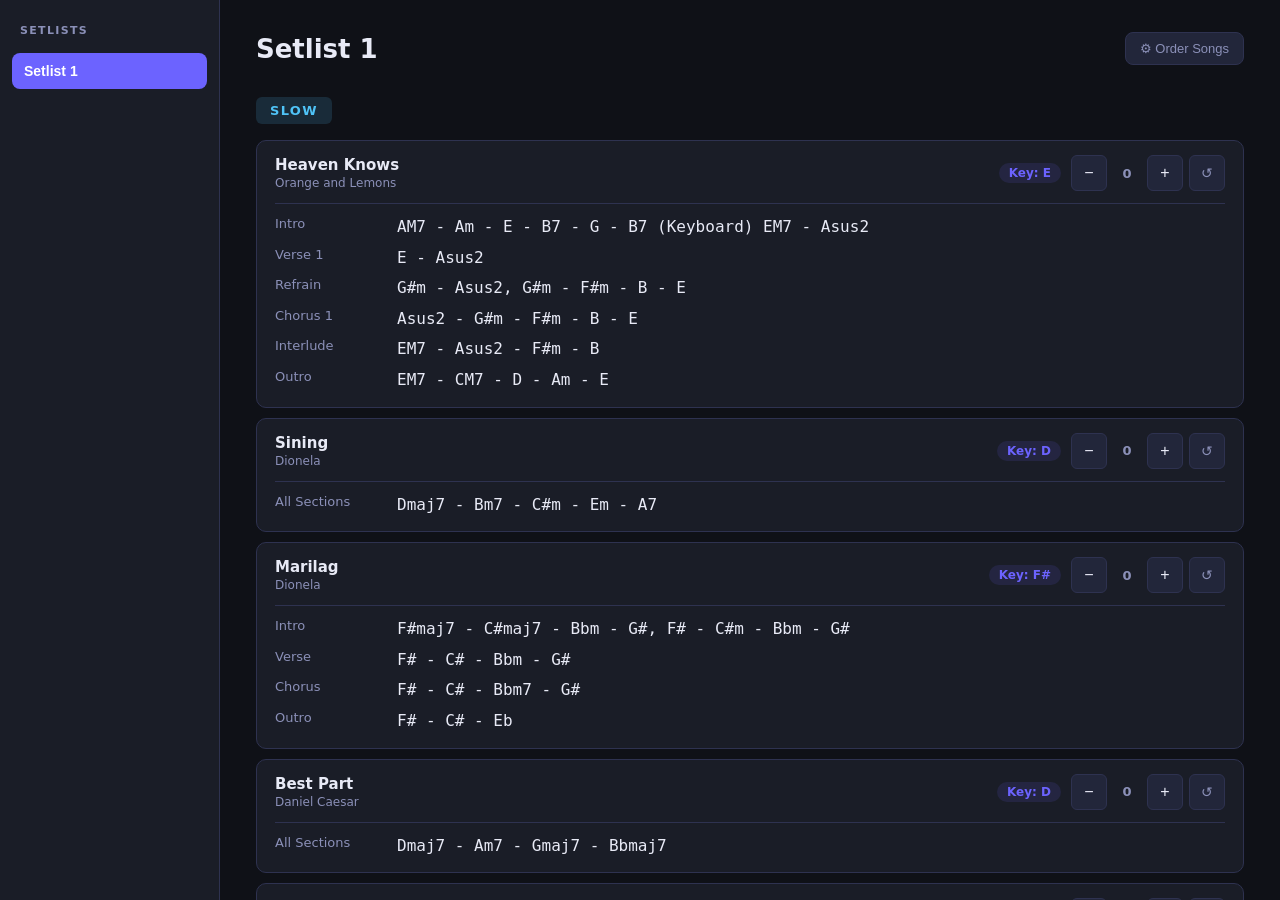
<file: index.html>
<!DOCTYPE html>
<html lang="en">
<head>
  <meta charset="UTF-8" />
  <meta name="viewport" content="width=device-width, initial-scale=1.0" />
  <title>Music Setlist</title>
  <link rel="stylesheet" href="style.css" />
</head>
<body>
  <div id="topbar">
    <button id="menu-toggle" aria-label="Open menu">
      <span></span><span></span><span></span>
    </button>
    <span id="topbar-title">Setlist 1</span>
  </div>

  <div id="sidebar-overlay"></div>

  <aside id="sidebar">
    <h2>Setlists</h2>
    <nav id="setlist-nav"></nav>
  </aside>

  <main id="main-content"></main>

  <!-- Settings Modal -->
  <div id="settings-overlay" class="modal-overlay hidden"></div>
  <div id="settings-modal" class="modal hidden">
    <div class="modal-header">
      <h2 id="settings-title">Settings</h2>
      <button id="settings-close" aria-label="Close">✕</button>
    </div>
    <div id="settings-body"></div>
  </div>

  <script src="data.js"></script>
  <script src="transpose.js"></script>
  <script src="app.js"></script>
</body>
</html>
</file>
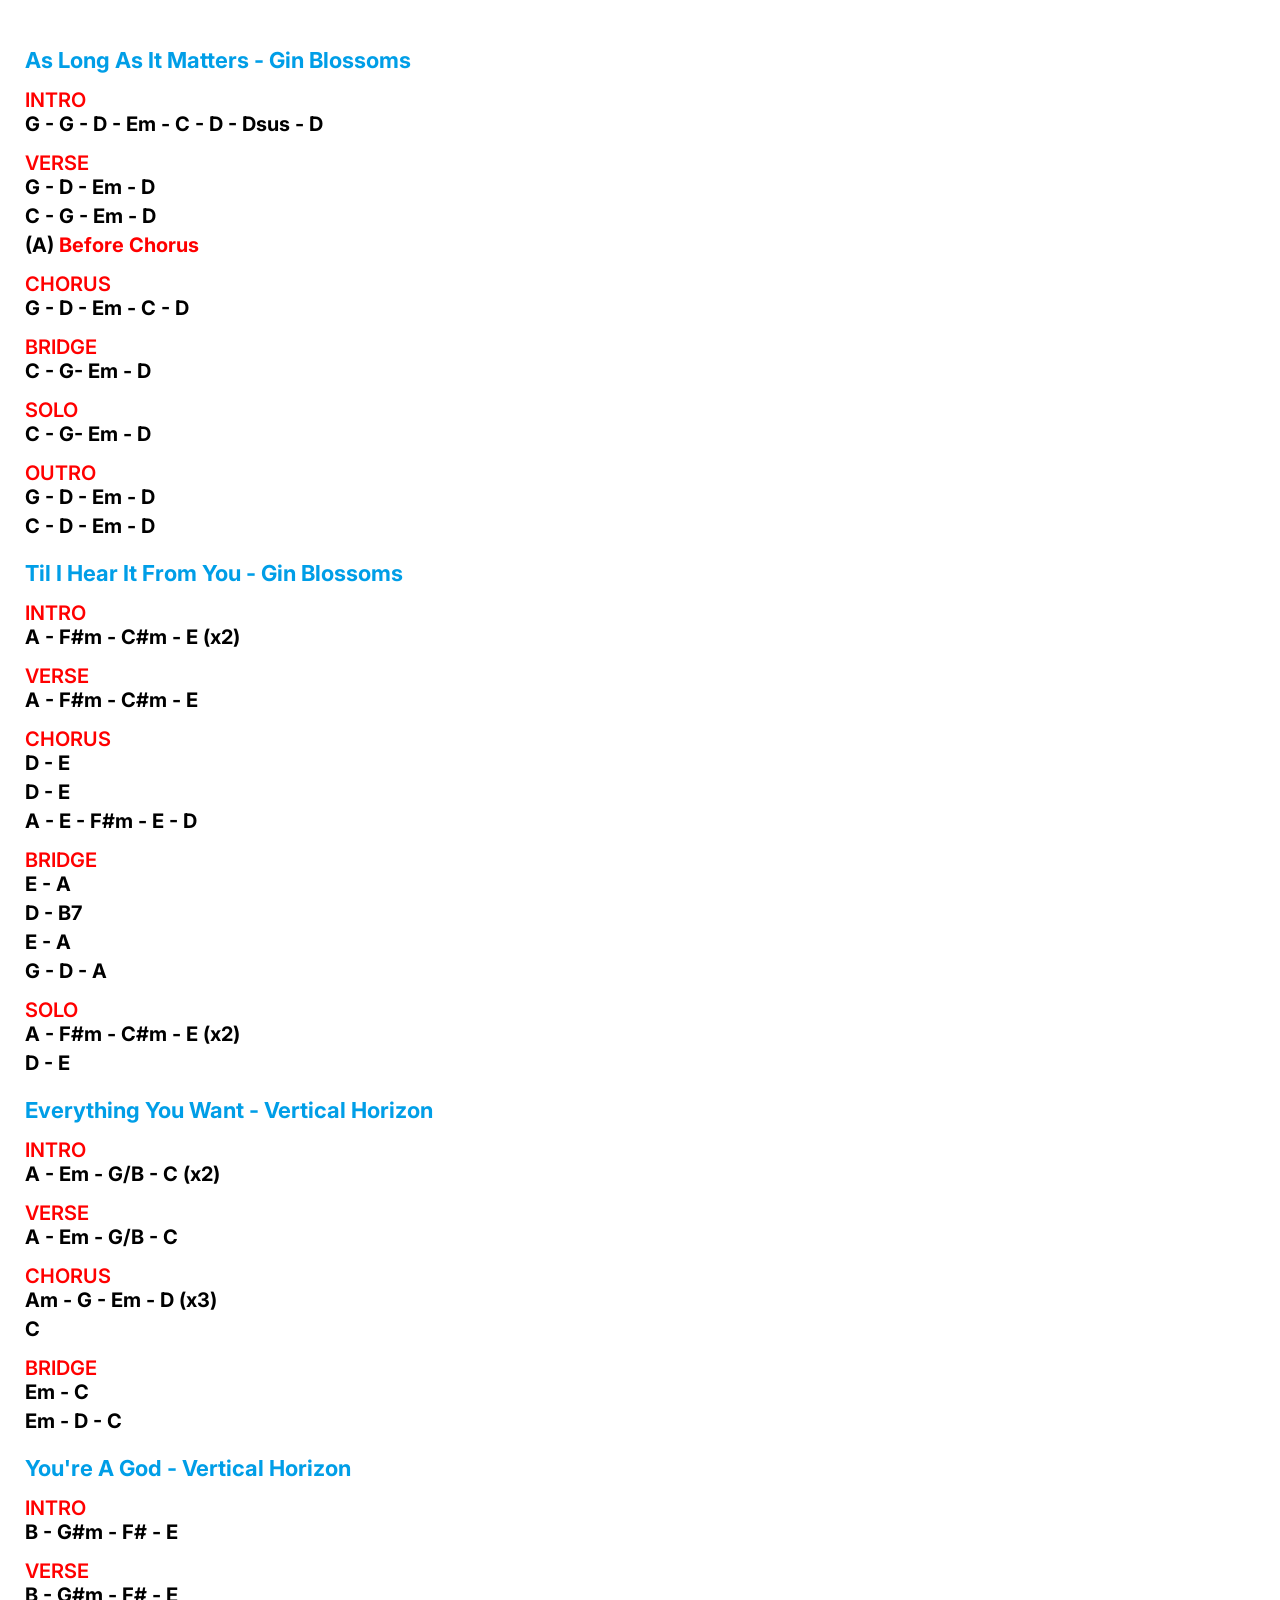
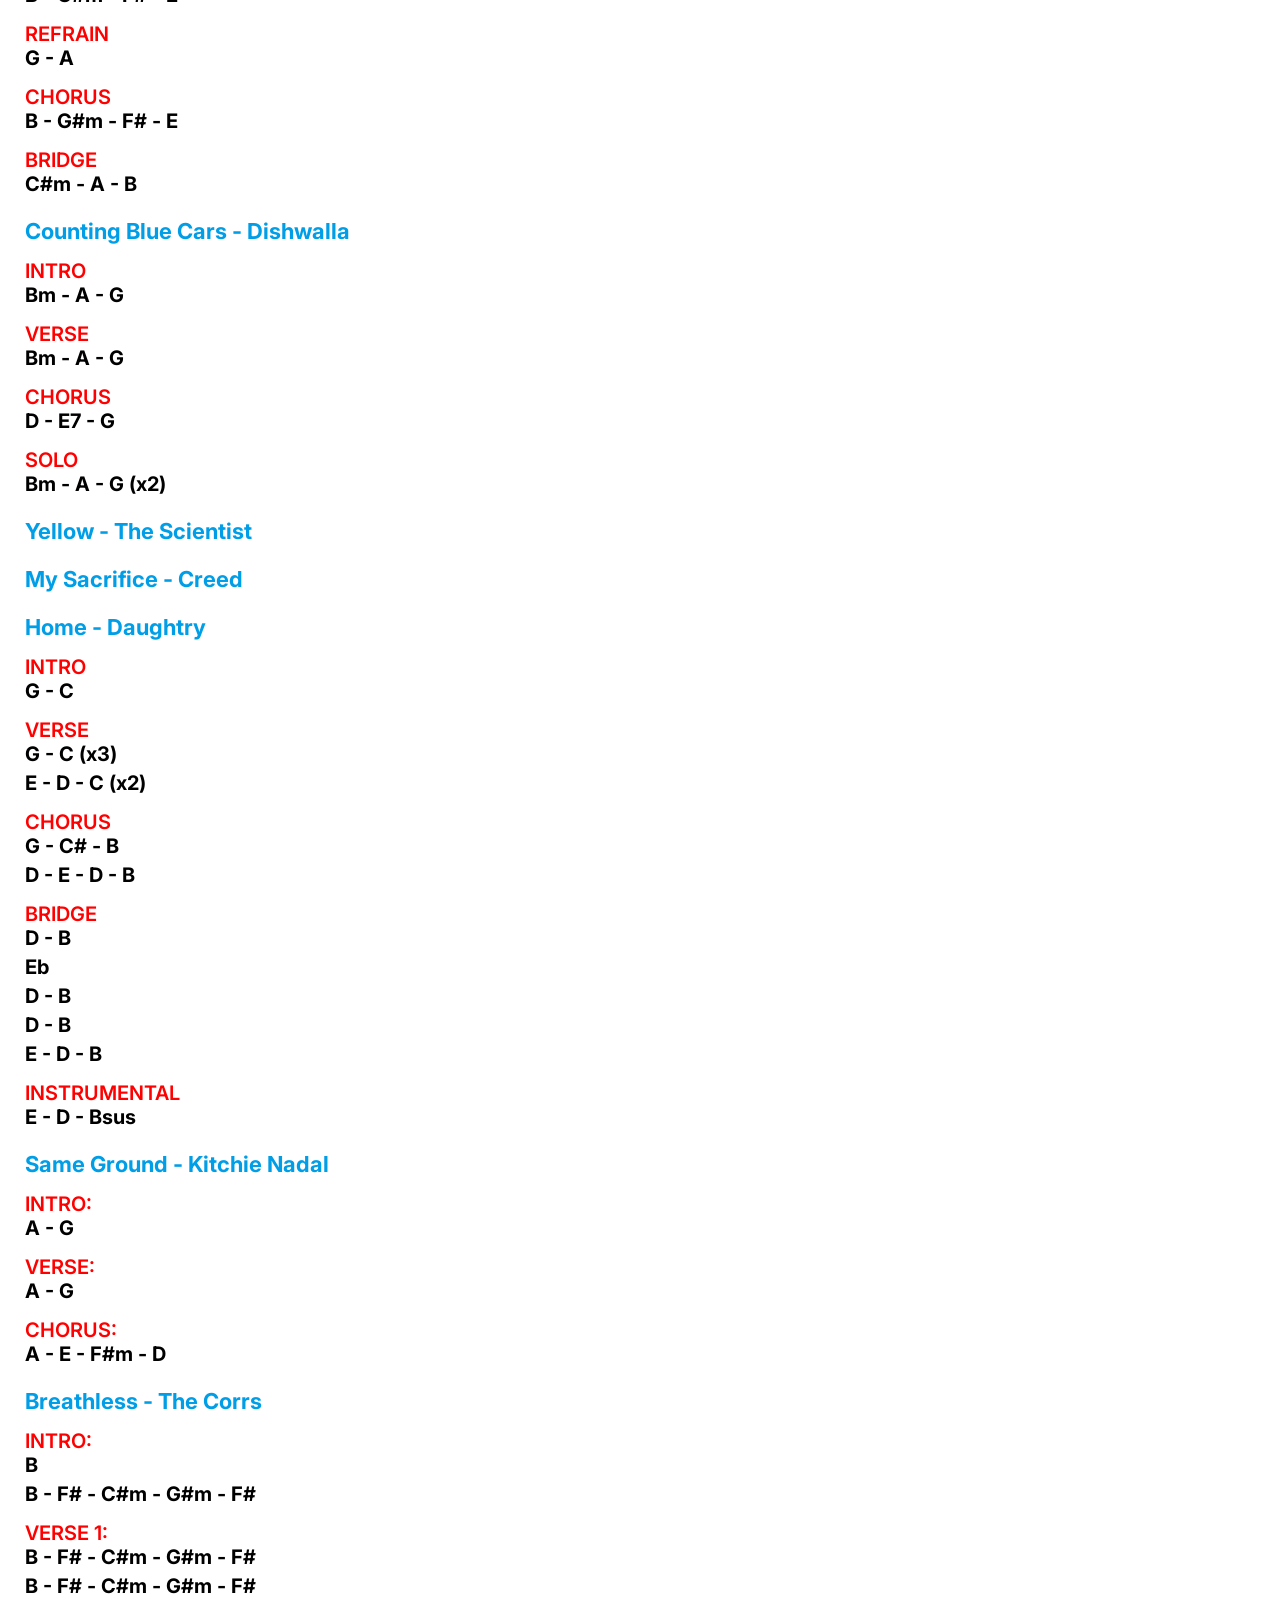
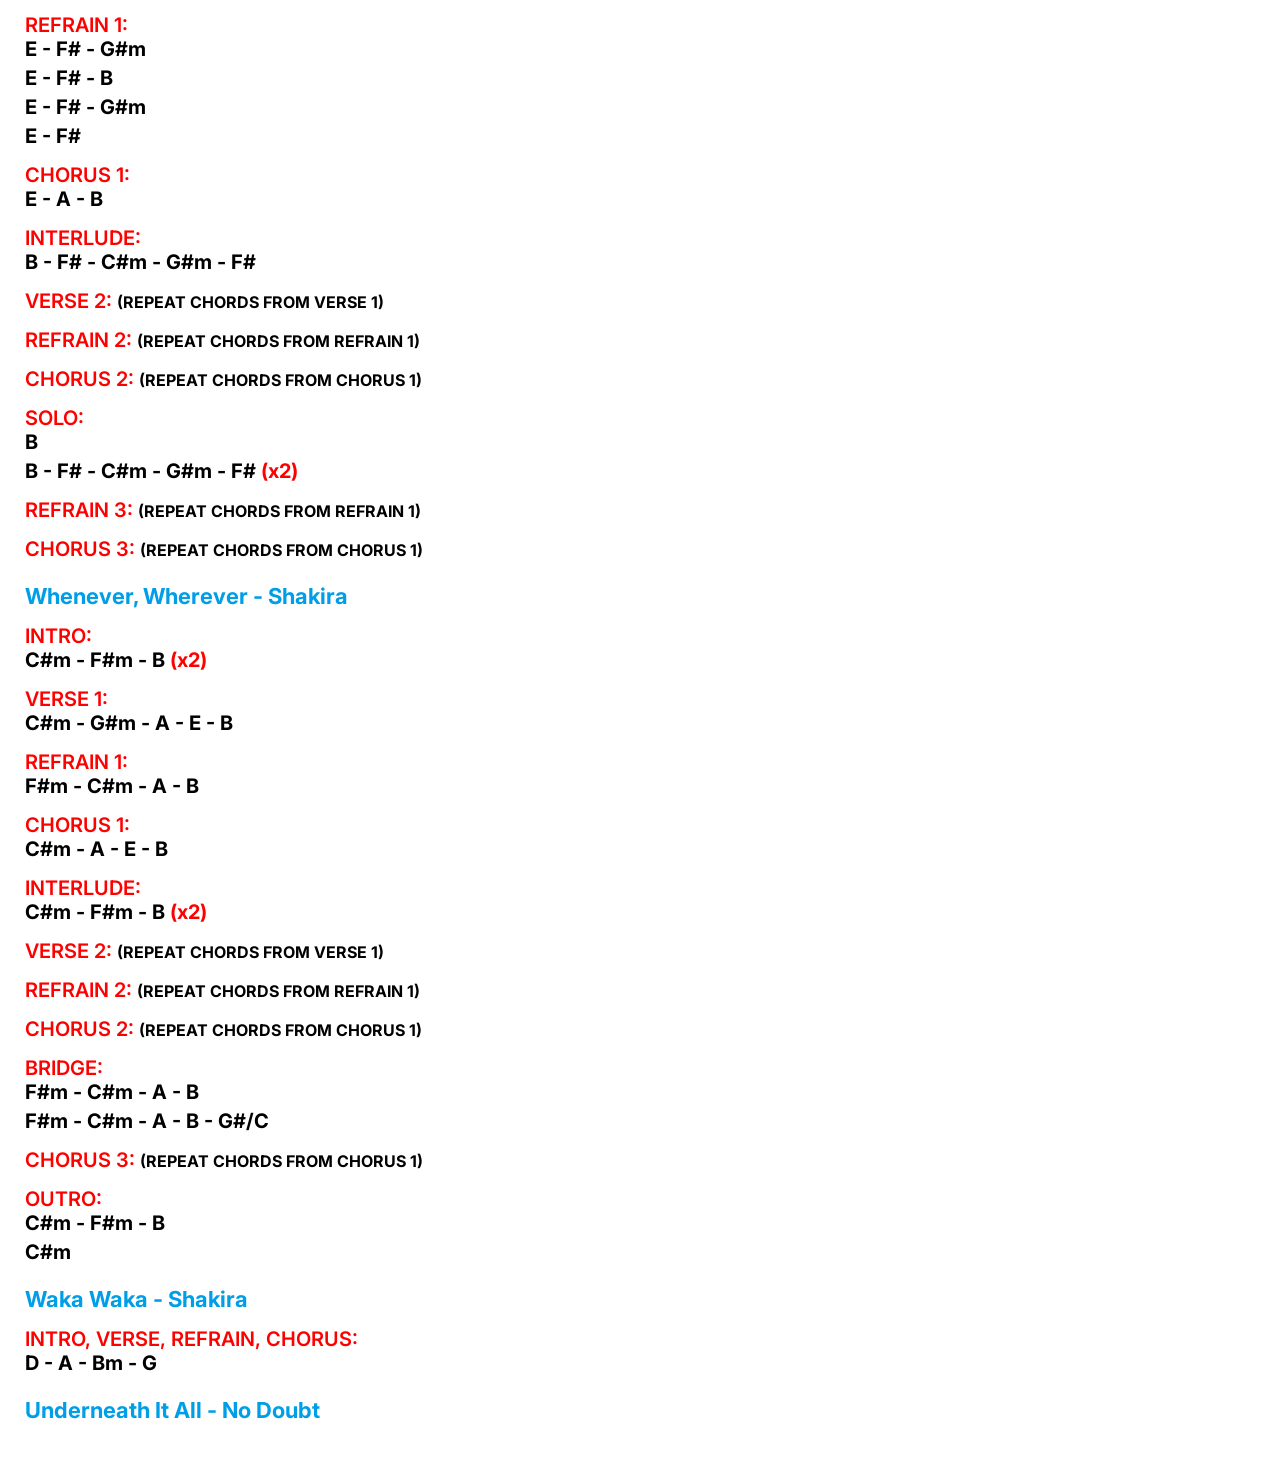
<file: juancho.html>
<!DOCTYPE html>
<html lang="en">
<head>
  <meta charset="UTF-8">
  <meta name="viewport" content="width=device-width, initial-scale=1.0">
  <title>Setlist</title>
  <link rel="preconnect" href="https://fonts.googleapis.com">
  <link rel="preconnect" href="https://fonts.gstatic.com" crossorigin>
  <link href="https://fonts.googleapis.com/css2?family=Inter:ital,opsz,wght@0,14..32,100..900;1,14..32,100..900&display=swap" rel="stylesheet">
  <link rel="stylesheet" href="assets/css/styles.css">
</head>
<body>
  <div id="page-wrapper">
     <div class="song__item">
      <h3 class="song__title">As Long As It Matters - Gin Blossoms</h3>
      <span class="song__structure">Intro</span>
      <span class="song__chords">G - G - D - Em - C - D - Dsus - D</span>
      <span class="song__structure">Verse</span>
      <span class="song__chords">G - D - Em - D</span>
      <span class="song__chords">C - G - Em - D</span>
      <span class="song__chords">(A) <span class="repeat-times">Before Chorus</span></span>
      <span class="song__structure">Chorus</span>
      <span class="song__chords">G - D - Em - C - D</span>
      <span class="song__structure">Bridge</span>
      <span class="song__chords">C - G- Em - D</span>
      <span class="song__structure">Solo</span>
      <span class="song__chords">C - G- Em - D</span>
      <span class="song__structure">Outro</span>
      <span class="song__chords">G - D - Em - D</span>
      <span class="song__chords">C - D - Em - D</span>
    </div><!-- .song__item -->
    <div class="song__item">
      <h3 class="song__title">Til I Hear It From You - Gin Blossoms</h3>
      <span class="song__structure">Intro</span>
      <span class="song__chords">A - F#m - C#m - E (x2)</span>
      <span class="song__structure">Verse</span>
      <span class="song__chords">A - F#m - C#m - E</span>
      <span class="song__structure">Chorus</span>
      <span class="song__chords">D - E</span>
      <span class="song__chords">D - E</span>
      <span class="song__chords">A - E - F#m - E - D</span>
      <span class="song__structure">Bridge</span>
      <span class="song__chords">E - A</span>
      <span class="song__chords">D - B7</span>
      <span class="song__chords">E - A</span>
      <span class="song__chords">G - D - A</span>
      <span class="song__structure">Solo</span>
      <span class="song__chords">A - F#m - C#m - E (x2)</span>
      <span class="song__chords">D - E</span>
    </div><!-- .song__item -->
    <div class="song__item">
      <h3 class="song__title">Everything You Want - Vertical Horizon</h3>
      <span class="song__structure">Intro</span>
      <span class="song__chords">A - Em - G/B - C (x2)</span>
      <span class="song__structure">Verse</span>
      <span class="song__chords">A - Em - G/B - C</span>
      <span class="song__structure">Chorus</span>
      <span class="song__chords">Am - G - Em - D (x3)</span>
      <span class="song__chords">C</span>
      <span class="song__structure">Bridge</span>
      <span class="song__chords">Em - C</span>
      <span class="song__chords">Em - D - C</span>
    </div><!-- .song__item -->
    <div class="song__item">
      <h3 class="song__title">You're A God - Vertical Horizon</h3>
      <span class="song__structure">Intro</span>
      <span class="song__chords">B - G#m - F# - E</span>
      <span class="song__structure">Verse</span>
      <span class="song__chords">B - G#m - F# - E</span>
      <span class="song__structure">Refrain</span>
      <span class="song__chords">G - A</span>
      <span class="song__structure">Chorus</span>
      <span class="song__chords">B - G#m - F# - E</span>
      <span class="song__structure">Bridge</span>
      <span class="song__chords">C#m - A - B</span>
    </div><!-- .song__item -->
    <div class="song__item">
      <h3 class="song__title">Counting Blue Cars - Dishwalla</h3>
      <span class="song__structure">Intro</span>
      <span class="song__chords">Bm - A - G</span>
      <span class="song__structure">Verse</span>
      <span class="song__chords">Bm - A - G</span>
      <span class="song__structure">Chorus</span>
      <span class="song__chords">D - E7 - G</span>
      <span class="song__structure">Solo</span>
      <span class="song__chords">Bm - A - G (x2)</span>
    </div><!-- .song__item -->
    <div class="song__item">
      <h3 class="song__title">Yellow - The Scientist</h3>
    </div><!-- .song__item -->
    <div class="song__item">
      <h3 class="song__title">My Sacrifice - Creed</h3>
    </div><!-- .song__item -->
    <div class="song__item">
      <h3 class="song__title">Home - Daughtry</h3>
      <span class="song__structure">Intro</span>
      <span class="song__chords">G - C</span>
      <span class="song__structure">Verse</span>
      <span class="song__chords">G - C (x3)</span>
      <span class="song__chords">E - D - C (x2)</span>
      <span class="song__structure">Chorus</span>
      <span class="song__chords">G - C# - B</span>
      <span class="song__chords">D - E - D - B</span>
      <span class="song__structure">Bridge</span>
      <span class="song__chords">D - B</span>
      <span class="song__chords">Eb</span>
      <span class="song__chords">D - B</span>
      <span class="song__chords">D - B</span>
      <span class="song__chords">E - D - B</span>
      <span class="song__structure">Instrumental</span>
      <span class="song__chords">E - D - Bsus</span>
    </div><!-- .song__item -->
    <div class="song__item">
      <h3 class="song__title">Same Ground - Kitchie Nadal</h3>
      <span class="song__structure">Intro:</span>
      <span class="song__chords">A - G</span>
      <span class="song__structure">Verse:</span>
      <span class="song__chords">A - G</span>
      <span class="song__structure">Chorus:</span>
      <span class="song__chords">A - E - F#m - D</span>
    </div><!-- .song__item -->
    <div class="song__item">
      <h3 class="song__title">Breathless - The Corrs</h3>
      <span class="song__structure">Intro:</span>
      <span class="song__chords">B</span>
      <span class="song__chords">B - F# - C#m - G#m - F#</span>
      <span class="song__structure">Verse 1:</span>
      <span class="song__chords">B - F# - C#m - G#m - F#</span>
      <span class="song__chords">B - F# - C#m - G#m - F#</span>
      <span class="song__structure">Refrain 1:</span>
      <span class="song__chords">E - F# - G#m</span>
      <span class="song__chords">E - F# - B</span>
      <span class="song__chords">E - F# - G#m</span>
      <span class="song__chords">E - F#</span>
      <span class="song__structure">Chorus 1:</span>
      <span class="song__chords">E - A - B</span>
      <span class="song__structure">Interlude:</span>
      <span class="song__chords">B - F# - C#m - G#m - F#</span>
      <span class="song__structure">Verse 2: <span class="repeat">(Repeat chords from Verse 1)</span></span>
      <span class="song__structure">Refrain 2: <span class="repeat">(Repeat chords from Refrain 1)</span></span>
      <span class="song__structure">Chorus 2: <span class="repeat">(Repeat chords from Chorus 1)</span></span>
      <span class="song__structure">Solo:</span>
      <span class="song__chords">B</span>
      <span class="song__chords">B - F# - C#m - G#m - F# <span class="repeat-times">(x2)</span></span>
      <span class="song__structure">Refrain 3: <span class="repeat">(Repeat chords from Refrain 1)</span></span>
      <span class="song__structure">Chorus 3: <span class="repeat">(Repeat chords from Chorus 1)</span></span>
    </div><!-- .song__item -->
    <div class="song__item">
      <h3 class="song__title">Whenever, Wherever - Shakira</h3>
      <span class="song__structure">Intro:</span>
      <span class="song__chords">C#m - F#m - B <span class="repeat-times">(x2)</span></span>
      <span class="song__structure">Verse 1:</span>
      <span class="song__chords">C#m - G#m - A - E - B</span>
      <span class="song__structure">Refrain 1:</span>
      <span class="song__chords">F#m - C#m - A - B</span>
      <span class="song__structure">Chorus 1:</span>
      <span class="song__chords">C#m - A - E - B</span>
      <span class="song__structure">Interlude:</span>
      <span class="song__chords">C#m - F#m - B <span class="repeat-times">(x2)</span></span>
      <span class="song__structure">Verse 2: <span class="repeat">(Repeat chords from Verse 1)</span></span>
      <span class="song__structure">Refrain 2: <span class="repeat">(Repeat chords from Refrain 1)</span></span>
      <span class="song__structure">Chorus 2: <span class="repeat">(Repeat chords from Chorus 1)</span></span>
      <span class="song__structure">Bridge:</span>
      <span class="song__chords">F#m - C#m - A - B</span>
      <span class="song__chords">F#m - C#m - A - B - G#/C</span>
      <span class="song__structure">Chorus 3: <span class="repeat">(Repeat chords from Chorus 1)</span></span>
      <span class="song__structure">Outro:</span>
      <span class="song__chords">C#m - F#m - B</span>
      <span class="song__chords">C#m</span>
    </div><!-- .song__item -->
    <div class="song__item">
      <h3 class="song__title">Waka Waka - Shakira</h3>
      <span class="song__structure">Intro, Verse, Refrain, Chorus:</span>
      <span class="song__chords">D - A - Bm - G</span>
    </div><!-- .song__item -->
    <div class="song__item">
      <h3 class="song__title">Underneath It All - No Doubt</h3>
    </div><!-- .song__item -->
  </div><!-- #page-wrapper -->
</body>
</html>
</file>
<file: style.css>
*, *::before, *::after { box-sizing: border-box; margin: 0; padding: 0; }

:root {
  --bg: #0f1117;
  --surface: #1a1d27;
  --surface2: #22263a;
  --border: #2e3250;
  --accent: #6c63ff;
  --text: #e8eaf6;
  --text-muted: #8b90b8;
  --slow: #4fc3f7;
  --upbeat: #81c784;
  --finale: #ffb74d;
  --sidebar-width: 220px;
  --topbar-height: 56px;
}

body {
  font-family: 'Segoe UI', system-ui, sans-serif;
  background: var(--bg);
  color: var(--text);
  display: flex;
  height: 100dvh;
  overflow: hidden;
}

/* =====================
   SIDEBAR (desktop)
   ===================== */

#sidebar {
  width: var(--sidebar-width);
  background: var(--surface);
  border-right: 1px solid var(--border);
  display: flex;
  flex-direction: column;
  padding: 24px 12px;
  gap: 8px;
  flex-shrink: 0;
  z-index: 200;
  transition: transform 0.25s ease;
}

#sidebar h2 {
  font-size: 11px;
  font-weight: 700;
  letter-spacing: 0.12em;
  text-transform: uppercase;
  color: var(--text-muted);
  padding: 0 8px;
  margin-bottom: 8px;
}

.setlist-btn {
  width: 100%;
  text-align: left;
  background: transparent;
  border: none;
  color: var(--text-muted);
  padding: 10px 12px;
  border-radius: 8px;
  font-size: 14px;
  cursor: pointer;
  transition: background 0.15s, color 0.15s;
}

.setlist-btn:hover { background: var(--surface2); color: var(--text); }

.setlist-btn.active {
  background: var(--accent);
  color: #fff;
  font-weight: 600;
}

/* =====================
   TOP BAR (mobile only)
   ===================== */

#topbar {
  display: none;
  position: fixed;
  top: 0; left: 0; right: 0;
  height: var(--topbar-height);
  background: var(--surface);
  border-bottom: 1px solid var(--border);
  align-items: center;
  padding: 0 16px;
  gap: 12px;
  z-index: 300;
}

#menu-toggle {
  background: none;
  border: none;
  color: var(--text);
  cursor: pointer;
  padding: 6px;
  border-radius: 6px;
  display: flex;
  flex-direction: column;
  gap: 5px;
  flex-shrink: 0;
}

#menu-toggle span {
  display: block;
  width: 22px;
  height: 2px;
  background: var(--text);
  border-radius: 2px;
  transition: transform 0.2s, opacity 0.2s;
}

#topbar-title {
  font-size: 16px;
  font-weight: 600;
  color: var(--text);
  flex: 1;
  white-space: nowrap;
  overflow: hidden;
  text-overflow: ellipsis;
}

/* Overlay behind drawer */
#sidebar-overlay {
  display: none;
  position: fixed;
  inset: 0;
  background: rgba(0,0,0,0.55);
  z-index: 190;
}

/* =====================
   MAIN CONTENT
   ===================== */

#main-content {
  flex: 1;
  overflow-y: auto;
  padding: 32px 36px;
}


/* =====================
   GROUP SECTION
   ===================== */

.group-section { margin-bottom: 48px; }

.group-heading {
  font-size: 13px;
  font-weight: 700;
  letter-spacing: 0.1em;
  text-transform: uppercase;
  padding: 6px 14px;
  border-radius: 6px;
  display: inline-block;
  margin-bottom: 16px;
}

.group-section:nth-of-type(1) .group-heading { background: rgba(79,195,247,0.15);  color: var(--slow); }
.group-section:nth-of-type(2) .group-heading { background: rgba(129,199,132,0.15); color: var(--upbeat); }
.group-section:nth-of-type(3) .group-heading { background: rgba(255,183,77,0.15);  color: var(--finale); }

/* =====================
   SONG LIST + CARD
   ===================== */

.song-list {
  display: flex;
  flex-direction: column;
  gap: 10px;
}

.song-card {
  background: var(--surface);
  border: 1px solid var(--border);
  border-radius: 10px;
  padding: 14px 18px;
  cursor: default;
  transition: border-color 0.15s, box-shadow 0.15s;
}

.song-card:hover {
  border-color: var(--accent);
  box-shadow: 0 0 0 1px var(--accent);
}

.song-card:active { cursor: grabbing; }

.sortable-ghost {
  opacity: 0.4;
  background: var(--surface2);
}

.song-header {
  display: flex;
  align-items: center;
  justify-content: space-between;
  gap: 12px;
  flex-wrap: wrap;
}

.song-info {
  display: flex;
  flex-direction: column;
  gap: 2px;
  min-width: 0;
}

.song-title {
  font-size: 15px;
  font-weight: 600;
  color: var(--text);
}

.song-artist {
  font-size: 12px;
  color: var(--text-muted);
}

/* =====================
   TRANSPOSE CONTROLS
   ===================== */

.transpose-controls {
  display: flex;
  align-items: center;
  gap: 6px;
  flex-shrink: 0;
}

.key-badge {
  font-size: 12px;
  font-weight: 600;
  color: var(--accent);
  background: rgba(108,99,255,0.12);
  padding: 3px 10px;
  border-radius: 20px;
  margin-right: 4px;
  white-space: nowrap;
}

.transpose-btn {
  width: 36px;
  height: 36px;
  border-radius: 6px;
  border: 1px solid var(--border);
  background: var(--surface2);
  color: var(--text);
  font-size: 16px;
  cursor: pointer;
  display: flex;
  align-items: center;
  justify-content: center;
  transition: background 0.15s, border-color 0.15s;
  line-height: 1;
  /* Larger tap target on touch */
  -webkit-tap-highlight-color: transparent;
}

.transpose-btn:hover,
.transpose-btn:active {
  background: var(--accent);
  border-color: var(--accent);
  color: #fff;
}

.reset-btn { font-size: 14px; color: var(--text-muted); }
.reset-btn:hover, .reset-btn:active { color: #fff; }

.semitone-label {
  font-size: 13px;
  font-weight: 600;
  color: var(--text-muted);
  min-width: 28px;
  text-align: center;
}

/* =====================
   SONG SECTIONS
   ===================== */

.song-sections {
  margin-top: 12px;
  display: flex;
  flex-direction: column;
  gap: 5px;
  border-top: 1px solid var(--border);
  padding-top: 10px;
}

.section-row {
  display: flex;
  gap: 12px;
  font-size: 13px;
  line-height: 1.6;
}

.section-name {
  color: var(--text-muted);
  min-width: 110px;
  flex-shrink: 0;
  font-weight: 500;
}

.section-chords {
  color: var(--text);
  font-family: 'Consolas', 'Fira Code', monospace;
  font-size: 16px;
  word-break: break-word;
}

/* =====================
   SETLIST HEADING ROW
   ===================== */

.setlist-heading-row {
  display: flex;
  align-items: center;
  justify-content: space-between;
  gap: 12px;
  margin-bottom: 32px;
  flex-wrap: wrap;
}

.setlist-heading { font-size: 26px; font-weight: 700; color: var(--text); margin-bottom: 0; }

.settings-btn {
  display: flex;
  align-items: center;
  gap: 6px;
  background: var(--surface2);
  border: 1px solid var(--border);
  color: var(--text-muted);
  padding: 8px 14px;
  border-radius: 8px;
  font-size: 13px;
  cursor: pointer;
  white-space: nowrap;
  transition: background 0.15s, color 0.15s, border-color 0.15s;
}

.settings-btn:hover {
  background: var(--accent);
  border-color: var(--accent);
  color: #fff;
}

/* =====================
   MODAL
   ===================== */

.modal-overlay {
  position: fixed;
  inset: 0;
  background: rgba(0,0,0,0.6);
  z-index: 400;
}

.modal {
  position: fixed;
  top: 50%;
  left: 50%;
  transform: translate(-50%, -50%);
  width: min(480px, 92vw);
  max-height: 80dvh;
  background: var(--surface);
  border: 1px solid var(--border);
  border-radius: 14px;
  z-index: 500;
  display: flex;
  flex-direction: column;
  overflow: hidden;
}

.hidden { display: none !important; }

.modal-header {
  display: flex;
  align-items: center;
  justify-content: space-between;
  padding: 18px 20px;
  border-bottom: 1px solid var(--border);
  flex-shrink: 0;
}

.modal-header h2 {
  font-size: 16px;
  font-weight: 700;
  color: var(--text);
}

#settings-close {
  background: none;
  border: none;
  color: var(--text-muted);
  font-size: 18px;
  cursor: pointer;
  padding: 4px 8px;
  border-radius: 6px;
  line-height: 1;
}

#settings-close:hover { background: var(--surface2); color: var(--text); }

#settings-body {
  overflow-y: auto;
  padding: 16px 20px;
  display: flex;
  flex-direction: column;
  gap: 4px;
}

.settings-group-label {
  font-size: 11px;
  font-weight: 700;
  letter-spacing: 0.1em;
  text-transform: uppercase;
  color: var(--text-muted);
  margin: 12px 0 6px;
}

.settings-group-label:first-child { margin-top: 0; }

.settings-row {
  display: flex;
  align-items: center;
  justify-content: space-between;
  gap: 12px;
  padding: 10px 12px;
  border-radius: 8px;
  background: var(--surface2);
  border: 1px solid var(--border);
}

.settings-song-name {
  font-size: 14px;
  color: var(--text);
  flex: 1;
  min-width: 0;
  white-space: nowrap;
  overflow: hidden;
  text-overflow: ellipsis;
}

.settings-btn-group {
  display: flex;
  gap: 6px;
  flex-shrink: 0;
}

.order-btn {
  width: 36px;
  height: 36px;
  border-radius: 6px;
  border: 1px solid var(--border);
  background: var(--surface);
  color: var(--text);
  font-size: 16px;
  cursor: pointer;
  display: flex;
  align-items: center;
  justify-content: center;
  transition: background 0.15s, border-color 0.15s;
  -webkit-tap-highlight-color: transparent;
}

.order-btn:hover:not(:disabled) {
  background: var(--accent);
  border-color: var(--accent);
}

.order-btn:disabled {
  opacity: 0.25;
  cursor: default;
}

/* =====================
   SCROLLBAR
   ===================== */

#main-content::-webkit-scrollbar { width: 6px; }
#main-content::-webkit-scrollbar-track { background: transparent; }
#main-content::-webkit-scrollbar-thumb { background: var(--border); border-radius: 3px; }

/* =====================
   MOBILE  (≤ 640px)
   ===================== */

@media (max-width: 640px) {
  body { flex-direction: column; }

  /* Show top bar */
  #topbar { display: flex; }

  /* Sidebar becomes a slide-in drawer */
  #sidebar {
    position: fixed;
    top: 0; left: 0; bottom: 0;
    width: 240px;
    padding-top: 72px; /* clear topbar */
    transform: translateX(-100%);
    box-shadow: 4px 0 24px rgba(0,0,0,0.5);
  }

  #sidebar.open { transform: translateX(0); }

  #sidebar-overlay.open { display: block; }

  /* Main content scrolls under the fixed topbar */
  #main-content {
    margin-top: var(--topbar-height);
    padding: 20px 14px 32px;
    height: calc(100dvh - var(--topbar-height));
  }

  .setlist-heading {
    font-size: 20px;
    margin-bottom: 20px;
  }

  /* Song card: stack info and controls vertically */
  .song-header {
    flex-direction: column;
    align-items: flex-start;
    gap: 10px;
  }

  .transpose-controls {
    width: 100%;
    justify-content: flex-start;
  }

  /* Bigger tap targets */
  .transpose-btn { width: 40px; height: 40px; font-size: 18px; }

  /* Section rows: stack label above chords on very narrow screens */
  .section-row { flex-direction: column; gap: 2px; }
  .section-name { min-width: unset; }

  .group-section { margin-bottom: 32px; }
}
</file>
<file: assets/css/styles.css>
* {
  box-sizing: border-box;
}
body {
  font-family: "Inter", sans-serif;
  margin: 0;
}
h2 {
  color: #167f78;
  font-size: 30px;
}
h3 {
  color: #009ee7;
  font-size: 22px;
  margin-bottom: 10px;
}
h2:first-child {
  margin-top: 0;
}
span {
  display: block;
  font-weight: 700;
  font-size: 20px;
}
#page-wrapper {
  padding: 25px;
}
.song__structure {
  font-size: 20x;
  font-weight: 600;
  text-transform: uppercase;
  margin-top: 15px;
  color: #ff0000;
}
.song__chords {
  color: #000000;
  font-size: 20px;
  margin-bottom: 5px;
}
.repeat {
  color: #000000;
  display: inline-block;
  font-size: 16px;
}
.repeat-times {
  color: #ff0000;
  display: inline-block;
}
</file>
